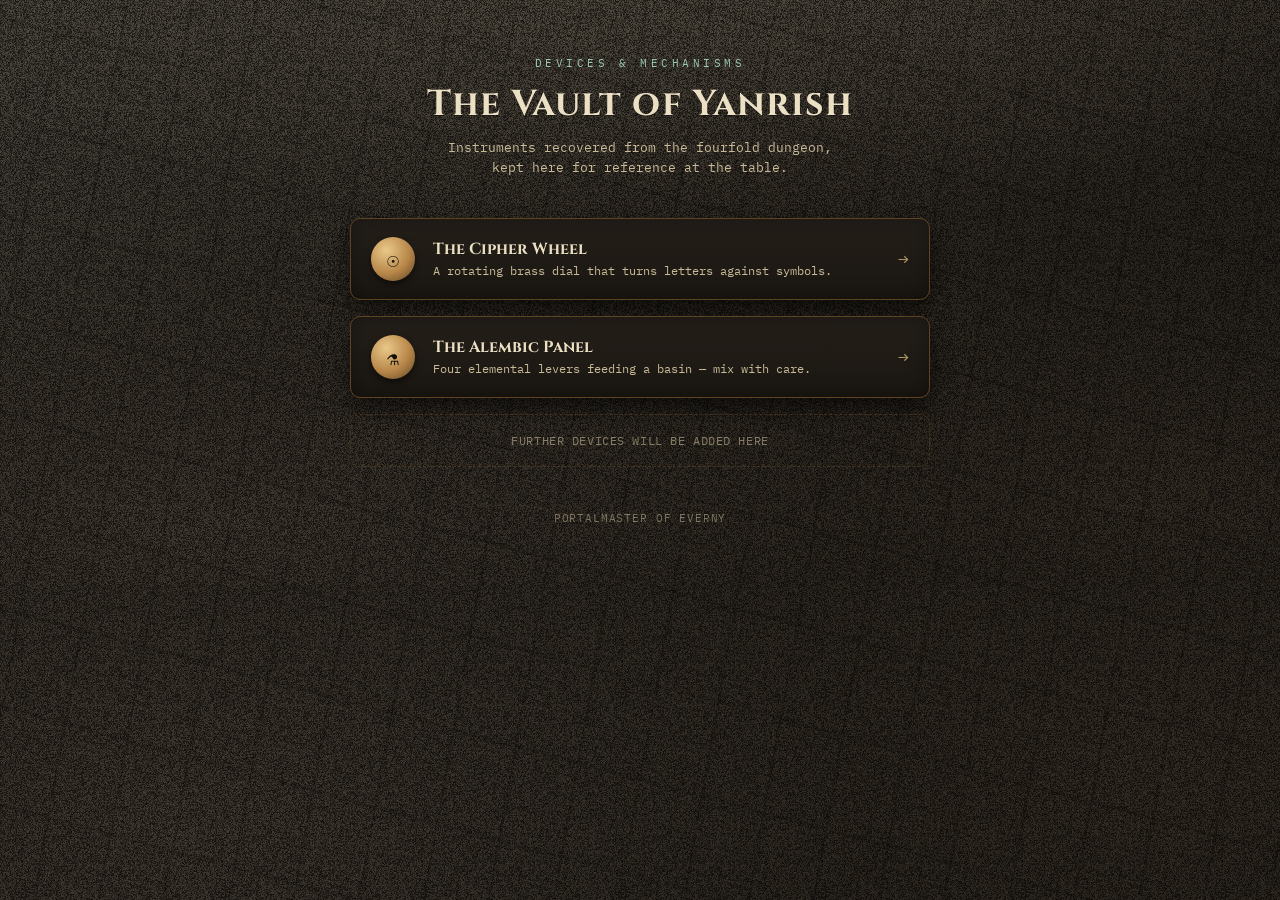
<file: index.html>
<!DOCTYPE html>
<html lang="en">
<head>
<meta charset="UTF-8">
<meta name="viewport" content="width=device-width, initial-scale=1.0, maximum-scale=1, user-scalable=no">
<title>The Vault of Yanrish</title>
<link rel="preconnect" href="https://fonts.googleapis.com">
<link href="https://fonts.googleapis.com/css2?family=Cinzel:wght@500;700&family=IBM+Plex+Mono:wght@400;500;600&display=swap" rel="stylesheet">
<style>
  :root{
    --ink-950:#120e0a;
    --ink-900:#1c1611;
    --ink-800:#2a2119;
    --brass:#b8874a;
    --brass-hi:#e9c988;
    --brass-lo:#5c4322;
    --parchment:#ece0c4;
    --parchment-dim:#c9bb99;
    --verdigris:#6f9c86;
    --verdigris-hi:#9cc7b1;
    --shadow:rgba(0,0,0,.55);
  }
  *{box-sizing:border-box;}
  html,body{
    margin:0; min-height:100%;
    background:
      radial-gradient(120% 90% at 50% -10%, #3a352d 0%, transparent 55%),
      radial-gradient(90% 70% at 15% 90%, #2c2721 0%, transparent 60%),
      radial-gradient(90% 70% at 90% 85%, #241f19 0%, transparent 60%),
      linear-gradient(155deg, #33302a 0%, #221e19 45%, #171410 100%);
    color:var(--parchment);
    font-family:'IBM Plex Mono', monospace;
    overflow-x:hidden;
    position:relative;
  }
  .stone-grain{
    position:fixed; inset:0; pointer-events:none; z-index:0;
    opacity:.6; mix-blend-mode:overlay; background-repeat:repeat;
  }
  html::after{
    content:"";
    position:fixed; inset:0; pointer-events:none; z-index:0;
    background:
      repeating-linear-gradient(100deg, rgba(0,0,0,0) 0px, rgba(0,0,0,0) 60px, rgba(0,0,0,.2) 61px, rgba(0,0,0,0) 64px),
      repeating-linear-gradient(15deg, rgba(0,0,0,0) 0px, rgba(0,0,0,0) 90px, rgba(0,0,0,.16) 91px, rgba(0,0,0,0) 95px);
  }

  .page{
    position:relative; z-index:1;
    max-width:620px; margin:0 auto;
    padding:56px 20px 60px;
    display:flex; flex-direction:column; align-items:center;
  }

  .eyebrow{
    font-size:11px; letter-spacing:.32em; text-transform:uppercase;
    color:var(--verdigris-hi); margin-bottom:10px;
  }
  h1{
    font-family:'Cinzel', serif; font-weight:700;
    font-size:clamp(28px, 6vw, 36px);
    letter-spacing:.03em; margin:0 0 10px;
    text-align:center;
    text-shadow:0 1px 0 rgba(0,0,0,.4);
  }
  .sub{
    font-size:13px; color:var(--parchment-dim);
    text-align:center; max-width:420px; line-height:1.55;
    margin:0 0 40px;
  }

  .shelf{
    width:100%;
    display:flex; flex-direction:column; gap:16px;
  }

  .device{
    display:flex; align-items:center; gap:18px;
    background:linear-gradient(180deg, #241f19, #1a1611);
    border:1px solid var(--brass-lo);
    border-radius:10px;
    padding:18px 20px;
    text-decoration:none;
    color:inherit;
    box-shadow:0 10px 20px var(--shadow), inset 0 0 20px rgba(0,0,0,.35);
    transition:border-color .18s ease, transform .12s ease, box-shadow .18s ease;
  }
  .device:hover{
    border-color:var(--brass);
    transform:translateY(-2px);
    box-shadow:0 14px 26px var(--shadow), 0 0 0 1px var(--brass-lo), inset 0 0 20px rgba(0,0,0,.35);
  }
  .device:active{ transform:translateY(0); }

  .device-icon{
    flex:0 0 auto;
    width:44px; height:44px;
    border-radius:50%;
    background:radial-gradient(circle at 35% 30%, var(--brass-hi), var(--brass) 55%, var(--brass-lo) 100%);
    display:flex; align-items:center; justify-content:center;
    font-size:20px;
    color:var(--ink-950);
    box-shadow:0 3px 6px rgba(0,0,0,.5);
  }

  .device-text{ flex:1 1 auto; min-width:0; }
  .device-title{
    font-family:'Cinzel', serif; font-weight:700; font-size:16px;
    color:var(--parchment); margin:0 0 3px;
  }
  .device-desc{
    font-size:12px; color:var(--parchment-dim); line-height:1.4; margin:0;
  }

  .device-arrow{
    flex:0 0 auto; color:var(--brass-hi); font-size:18px; opacity:.7;
  }

  .empty-slot{
    border:1px dashed var(--brass-lo);
    border-radius:10px;
    padding:18px 20px;
    text-align:center;
    font-size:11.5px;
    color:var(--parchment-dim);
    letter-spacing:.05em;
    text-transform:uppercase;
    opacity:.6;
  }

  footer{
    margin-top:44px;
    font-size:10.5px;
    color:var(--parchment-dim);
    opacity:.55;
    letter-spacing:.08em;
    text-transform:uppercase;
    text-align:center;
  }
</style>
</head>
<body>
<div class="stone-grain" id="stoneGrain"></div>
<div class="page">
  <div class="eyebrow">Devices &amp; Mechanisms</div>
  <h1>The Vault of Yanrish</h1>
  <p class="sub">Instruments recovered from the fourfold dungeon, kept here for reference at the table.</p>

  <div class="shelf" id="shelf"></div>

  <footer>Portalmaster of Everny</footer>
</div>

<script>
(function(){
  // Stone grain texture, generated on canvas for reliable cross-device rendering.
  const size = 200;
  const canvas = document.createElement('canvas');
  canvas.width = size; canvas.height = size;
  const c = canvas.getContext('2d');
  const img = c.createImageData(size, size);
  for(let i=0;i<img.data.length;i+=4){
    const v = Math.random()*255;
    img.data[i]=v; img.data[i+1]=v; img.data[i+2]=v; img.data[i+3]=255;
  }
  c.putImageData(img,0,0);
  const grain = document.getElementById('stoneGrain');
  grain.style.backgroundImage = `url(${canvas.toDataURL('image/png')})`;
  grain.style.backgroundSize = size+'px '+size+'px';
})();

(function(){
  // ---- Add new devices here as they're built. Each entry needs:
  //   title  — short name shown on the card
  //   desc   — one-line description
  //   href   — the filename of the page it links to
  //   icon   — a single glyph/emoji shown in the brass roundel
  const DEVICES = [
    {
      title: "The Cipher Wheel",
      desc: "A rotating brass dial that turns letters against symbols.",
      href: "cipher-wheel.html",
      icon: "&#9737;"
    },
    {
      title: "The Alembic Panel",
      desc: "Four elemental levers feeding a basin — mix with care.",
      href: "mixing-panel.html",
      icon: "&#9879;"
    }
    // {
    //   title: "New Device Name",
    //   desc: "A short description of what it does.",
    //   href: "new-device.html",
    //   icon: "&#9670;"
    // },
  ];

  const shelf = document.getElementById('shelf');

  DEVICES.forEach(d=>{
    const a = document.createElement('a');
    a.className = 'device';
    a.href = d.href;
    a.innerHTML = `
      <div class="device-icon">${d.icon}</div>
      <div class="device-text">
        <p class="device-title">${d.title}</p>
        <p class="device-desc">${d.desc}</p>
      </div>
      <div class="device-arrow">&#8594;</div>
    `;
    shelf.appendChild(a);
  });

  const empty = document.createElement('div');
  empty.className = 'empty-slot';
  empty.textContent = 'Further devices will be added here';
  shelf.appendChild(empty);
})();
</script>
</body>
</html>
</file>
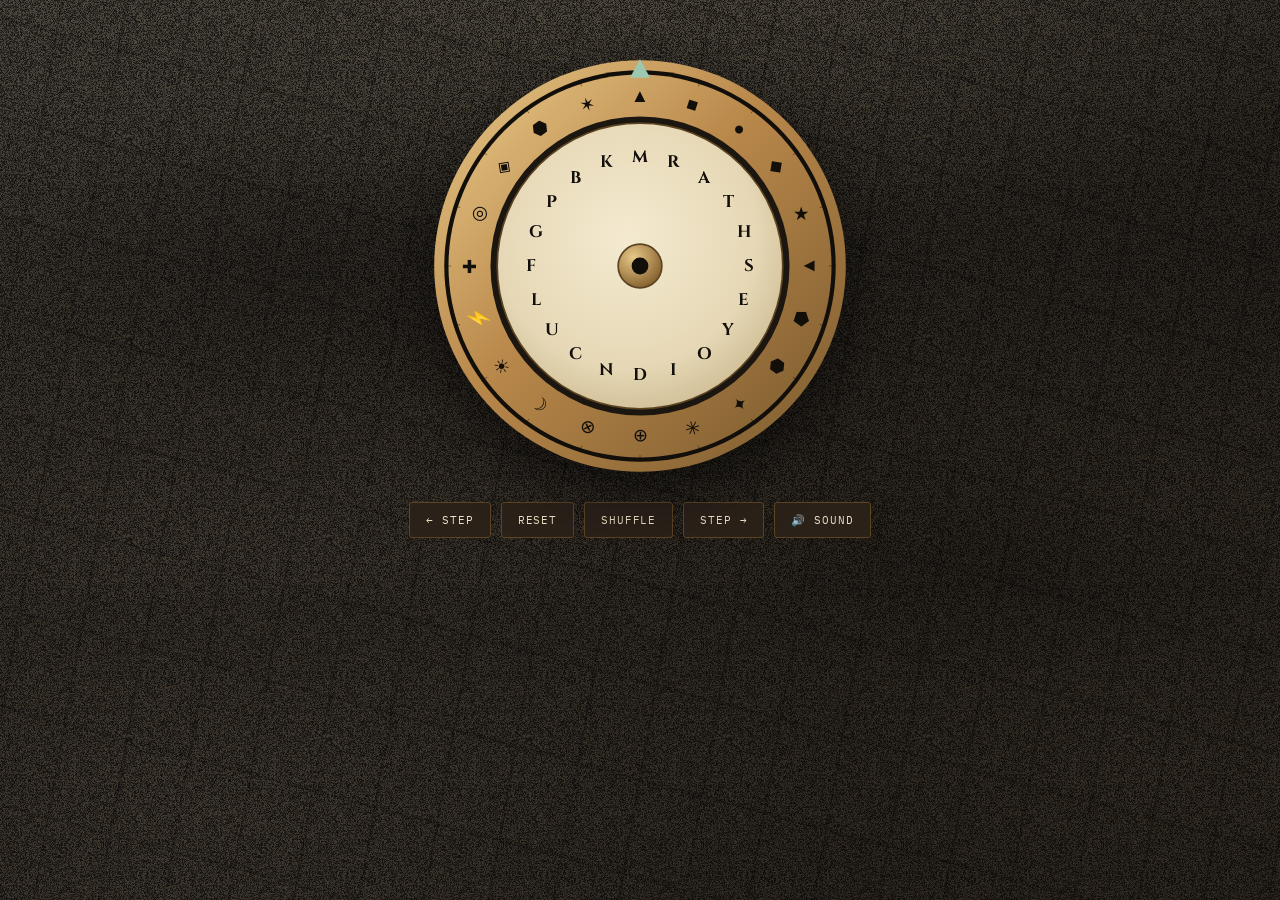
<file: cipher-wheel.html>
<!DOCTYPE html>
<html lang="en">
<head>
<meta charset="UTF-8">
<meta name="viewport" content="width=device-width, initial-scale=1.0, maximum-scale=1, user-scalable=no">
<title>Stone Dial</title>
<link rel="preconnect" href="https://fonts.googleapis.com">
<link href="https://fonts.googleapis.com/css2?family=Cinzel:wght@500;700&family=IBM+Plex+Mono:wght@400;500;600&display=swap" rel="stylesheet">
<style>
  :root{
    --ink-950:#120e0a;
    --ink-900:#1c1611;
    --ink-800:#2a2119;
    --brass:#b8874a;
    --brass-hi:#e9c988;
    --brass-lo:#5c4322;
    --parchment:#ece0c4;
    --parchment-dim:#c9bb99;
    --verdigris:#6f9c86;
    --verdigris-hi:#9cc7b1;
    --shadow:rgba(0,0,0,.55);
  }

  *{box-sizing:border-box;}

  html,body{
    margin:0;
    min-height:100%;
    background:
      radial-gradient(120% 90% at 50% -10%, #3a352d 0%, transparent 55%),
      radial-gradient(90% 70% at 15% 90%, #2c2721 0%, transparent 60%),
      radial-gradient(90% 70% at 90% 85%, #241f19 0%, transparent 60%),
      linear-gradient(155deg, #33302a 0%, #221e19 45%, #171410 100%);
    color:var(--parchment);
    font-family:'IBM Plex Mono', monospace;
    overflow-x:hidden;
    position:relative;
  }

  .stone-grain{
    position:fixed; inset:0; pointer-events:none; z-index:0;
    opacity:.65; mix-blend-mode:overlay;
    background-repeat:repeat;
  }

  html::after{
    content:"";
    position:fixed; inset:0; pointer-events:none; z-index:0;
    background:
      repeating-linear-gradient(100deg, rgba(0,0,0,0) 0px, rgba(0,0,0,0) 60px, rgba(0,0,0,.22) 61px, rgba(0,0,0,0) 64px),
      repeating-linear-gradient(15deg, rgba(0,0,0,0) 0px, rgba(0,0,0,0) 90px, rgba(0,0,0,.18) 91px, rgba(0,0,0,0) 95px),
      radial-gradient(38% 22% at 22% 30%, rgba(0,0,0,.16), transparent 70%),
      radial-gradient(30% 18% at 78% 62%, rgba(0,0,0,.14), transparent 70%);
  }

  .page{ position:relative; z-index:1; }

  .page{
    max-width:640px;
    margin:0 auto;
    padding:36px 20px 60px;
    display:flex;
    flex-direction:column;
    align-items:center;
  }

  .eyebrow{
    font-size:11px;
    letter-spacing:.32em;
    text-transform:uppercase;
    color:var(--verdigris-hi);
    margin-bottom:10px;
  }

  h1{
    font-family:'Cinzel', serif;
    font-weight:700;
    font-size:clamp(26px, 6vw, 34px);
    letter-spacing:.03em;
    margin:0 0 8px;
    color:var(--parchment);
    text-align:center;
    text-shadow:0 1px 0 rgba(0,0,0,.4);
  }

  .sub{
    font-size:13px;
    color:var(--parchment-dim);
    text-align:center;
    max-width:420px;
    line-height:1.55;
    margin:0 0 30px;
  }

  .wheel-wrap{
    position:relative;
    width:min(88vw, 420px);
    aspect-ratio:1;
    touch-action:none;
    user-select:none;
    -webkit-user-select:none;
  }

  svg{ width:100%; height:100%; display:block; overflow:visible; }

  .ring-shadow{ filter:drop-shadow(0 18px 30px var(--shadow)); }

  #outerGroup{ cursor:grab; }
  #outerGroup.dragging{ cursor:grabbing; }

  .tick{ stroke:var(--ink-950); stroke-width:1; opacity:.55; }
  .letter-glyph{
    font-family:'Cinzel', serif;
    font-weight:700;
    fill:var(--ink-950);
    text-anchor:middle;
    dominant-baseline:central;
  }
  .symbol-glyph{
    font-family:'IBM Plex Mono','Segoe UI Symbol', sans-serif;
    fill:var(--ink-950);
    text-anchor:middle;
    dominant-baseline:central;
    font-size:22px;
  }

  .index-mark{ fill:var(--verdigris-hi); }
  .hub-boss{ fill:url(#hubGrad); stroke:var(--brass-lo); stroke-width:2; }

  .controls{
    display:flex;
    gap:10px;
    margin-top:26px;
    flex-wrap:wrap;
    justify-content:center;
  }

  button{
    font-family:'IBM Plex Mono', monospace;
    font-size:11px;
    letter-spacing:.08em;
    text-transform:uppercase;
    background:var(--ink-800);
    color:var(--parchment);
    border:1px solid var(--brass-lo);
    padding:10px 16px;
    border-radius:3px;
    cursor:pointer;
    transition:border-color .15s ease, color .15s ease;
  }
  button:hover{ border-color:var(--brass); color:var(--brass-hi); }
  button:active{ transform:translateY(1px); }
  button:focus-visible{ outline:2px solid var(--verdigris-hi); outline-offset:2px; }

  @media (prefers-reduced-motion: reduce){
    #outerGroup{ transition:none !important; }
  }
</style>
</head>
<body>
<div class="stone-grain" id="stoneGrain"></div>
<div class="page">
  <div class="wheel-wrap ring-shadow" id="wheelWrap" style="margin-top:20px;">
    <svg viewBox="0 0 500 500" id="svg">
      <defs>
        <radialGradient id="parchGrad" cx="45%" cy="40%" r="65%">
          <stop offset="0%" stop-color="#f4ead0"/>
          <stop offset="70%" stop-color="#e6d8b6"/>
          <stop offset="100%" stop-color="#cdbb92"/>
        </radialGradient>
        <linearGradient id="brassGrad" x1="0%" y1="0%" x2="100%" y2="100%">
          <stop offset="0%" stop-color="#e9c988"/>
          <stop offset="45%" stop-color="#b8874a"/>
          <stop offset="100%" stop-color="#7a5a2e"/>
        </linearGradient>
        <radialGradient id="hubGrad" cx="35%" cy="30%" r="70%">
          <stop offset="0%" stop-color="#e9c988"/>
          <stop offset="100%" stop-color="#8a6633"/>
        </radialGradient>
      </defs>

      <!-- fixed base: brass bezel -->
      <circle cx="250" cy="250" r="245" fill="url(#brassGrad)" />
      <circle cx="250" cy="250" r="233" fill="var(--ink-950)" />

      <!-- rotating outer ring (symbols) -->
      <g id="outerGroup">
        <circle cx="250" cy="250" r="228" fill="url(#brassGrad)" />
        <circle cx="250" cy="250" r="178" fill="var(--ink-900)" />
        <g id="ticks"></g>
        <g id="symbols"></g>
      </g>

      <!-- fixed inner disc (letters) -->
      <circle cx="250" cy="250" r="170" fill="url(#parchGrad)" stroke="var(--brass-lo)" stroke-width="2"/>
      <g id="letters"></g>

      <!-- fixed center hub -->
      <circle class="hub-boss" cx="250" cy="250" r="26"/>
      <circle cx="250" cy="250" r="10" fill="var(--ink-950)"/>

      <!-- fixed index pointer at top, marks the reference position -->
      <polygon class="index-mark" points="250,4 262,26 238,26"/>
    </svg>
  </div>

  <div class="controls">
    <button id="left">&#8592; Step</button>
    <button id="reset">Reset</button>
    <button id="shuffle">Shuffle</button>
    <button id="right">Step &#8594;</button>
    <button id="soundToggle" aria-pressed="true">&#128266; Sound</button>
  </div>
</div>

<script>
(function(){
  // Build a tileable grain texture on a canvas — far more reliable across
  // browsers (especially iOS Safari) than an SVG feTurbulence data-URI.
  const size = 200;
  const canvas = document.createElement('canvas');
  canvas.width = size; canvas.height = size;
  const ctx = canvas.getContext('2d');
  const imgData = ctx.createImageData(size, size);
  for(let i = 0; i < imgData.data.length; i += 4){
    const v = Math.random() * 255;
    imgData.data[i] = v;
    imgData.data[i+1] = v;
    imgData.data[i+2] = v;
    imgData.data[i+3] = 255;
  }
  ctx.putImageData(imgData, 0, 0);
  const dataUrl = canvas.toDataURL('image/png');
  const grain = document.getElementById('stoneGrain');
  grain.style.backgroundImage = `url(${dataUrl})`;
  grain.style.backgroundSize = size + 'px ' + size + 'px';
})();
</script>
<script>
(function(){
  const ALPHABET = "MRATHSEYOIDNCULFGPBK".split('');
  const SYMBOLS = ['▲','■','●','◆','★','▼','⬟','⬢','✦','✳','⊕','⊗','☾','☀','⚡','✚','◎','◈','⬣','✶'];
  const N = ALPHABET.length;
  const STEP = 360 / N;
  const CX = 250, CY = 250;
  const SYMBOL_R = 203;
  const LETTER_R = 130;
  const TICK_R1 = 225, TICK_R2 = 233;

  const outerGroup = document.getElementById('outerGroup');
  const ticksG = document.getElementById('ticks');
  const lettersG = document.getElementById('letters');
  const symbolsG = document.getElementById('symbols');
  const wheelWrap = document.getElementById('wheelWrap');

  function toXY(angleDeg, r){
    const a = (angleDeg - 90) * Math.PI / 180;
    return [CX + r * Math.cos(a), CY + r * Math.sin(a)];
  }

  // Build ticks
  for(let i=0;i<N;i++){
    const angle = i*STEP;
    const [x1,y1] = toXY(angle, TICK_R1);
    const [x2,y2] = toXY(angle, TICK_R2);
    const line = document.createElementNS('http://www.w3.org/2000/svg','line');
    line.setAttribute('x1',x1); line.setAttribute('y1',y1);
    line.setAttribute('x2',x2); line.setAttribute('y2',y2);
    line.setAttribute('class','tick');
    ticksG.appendChild(line);
  }

  // Build symbols (rotate with the ring)
  for(let j=0;j<N;j++){
    const angle = j*STEP;
    const [x,y] = toXY(angle, SYMBOL_R);
    const t = document.createElementNS('http://www.w3.org/2000/svg','text');
    t.setAttribute('x',x); t.setAttribute('y',y);
    t.setAttribute('class','symbol-glyph');
    t.setAttribute('transform', `rotate(${angle} ${x} ${y})`);
    t.textContent = SYMBOLS[j];
    symbolsG.appendChild(t);
  }

  // Build letters (fixed, do not rotate, always upright)
  for(let i=0;i<N;i++){
    const angle = i*STEP;
    const [x,y] = toXY(angle, LETTER_R);
    const t = document.createElementNS('http://www.w3.org/2000/svg','text');
    t.setAttribute('x',x); t.setAttribute('y',y);
    t.setAttribute('class','letter-glyph');
    t.setAttribute('font-size', 20);
    t.textContent = ALPHABET[i];
    lettersG.appendChild(t);
  }

  // ---- Stone grinding sound engine (Web Audio, synthesized — no audio files) ----
  let audioCtx = null;
  let noiseGain = null;
  let noiseFilter = null;
  let soundEnabled = true;
  const soundBtn = document.getElementById('soundToggle');

  function makeNoiseBuffer(ctx, seconds){
    const buf = ctx.createBuffer(1, ctx.sampleRate * seconds, ctx.sampleRate);
    const data = buf.getChannelData(0);
    for(let i=0;i<data.length;i++) data[i] = Math.random()*2 - 1;
    return buf;
  }

  function ensureAudio(){
    if(!soundEnabled) return;
    if(!audioCtx){
      audioCtx = new (window.AudioContext || window.webkitAudioContext)();
      const src = audioCtx.createBufferSource();
      src.buffer = makeNoiseBuffer(audioCtx, 2);
      src.loop = true;

      noiseFilter = audioCtx.createBiquadFilter();
      noiseFilter.type = 'bandpass';
      noiseFilter.frequency.value = 300;
      noiseFilter.Q.value = 0.7;

      noiseGain = audioCtx.createGain();
      noiseGain.gain.value = 0;

      src.connect(noiseFilter).connect(noiseGain).connect(audioCtx.destination);
      src.start(0);
    }
    if(audioCtx.state === 'suspended') audioCtx.resume();
  }

  function updateGrindSound(speed){
    if(!soundEnabled || !noiseGain) return;
    const now = audioCtx.currentTime;
    const clamped = Math.min(speed, 14);
    const targetGain = Math.min(0.22, 0.03 + clamped * 0.014);
    const targetFreq = 220 + clamped * 55 + (Math.random()*40 - 20);
    noiseGain.gain.setTargetAtTime(targetGain, now, 0.04);
    noiseFilter.frequency.setTargetAtTime(targetFreq, now, 0.06);
  }

  function stopGrindSound(){
    if(!soundEnabled || !noiseGain || !audioCtx) return;
    noiseGain.gain.setTargetAtTime(0, audioCtx.currentTime, 0.18);
  }

  function playThunk(){
    if(!soundEnabled || !audioCtx) return;
    const dur = 0.18;
    const buf = makeNoiseBuffer(audioCtx, dur);
    const src = audioCtx.createBufferSource();
    src.buffer = buf;
    const filt = audioCtx.createBiquadFilter();
    filt.type = 'lowpass';
    filt.frequency.value = 220;
    const g = audioCtx.createGain();
    const now = audioCtx.currentTime;
    g.gain.setValueAtTime(0.35, now);
    g.gain.exponentialRampToValueAtTime(0.001, now + dur);
    src.connect(filt).connect(g).connect(audioCtx.destination);
    src.start(now);
    src.stop(now + dur);
  }

  soundBtn.addEventListener('click', ()=>{
    soundEnabled = !soundEnabled;
    soundBtn.textContent = (soundEnabled ? '\u{1F50A} Sound' : '\u{1F507} Muted');
    soundBtn.setAttribute('aria-pressed', String(soundEnabled));
    if(!soundEnabled && noiseGain && audioCtx) noiseGain.gain.setTargetAtTime(0, audioCtx.currentTime, 0.05);
  });
  // ---- end sound engine ----


  let dragging = false;
  let lastAngle = 0;

  function applyRotation(r, animate){
    outerGroup.style.transition = animate ? 'transform .5s cubic-bezier(.2,1.4,.4,1)' : 'none';
    outerGroup.setAttribute('transform', `rotate(${r} ${CX} ${CY})`);
  }

  function pointerAngle(evt){
    const rect = wheelWrap.getBoundingClientRect();
    const cx = rect.left + rect.width/2;
    const cy = rect.top + rect.height/2;
    const dx = evt.clientX - cx;
    const dy = evt.clientY - cy;
    return Math.atan2(dy,dx) * 180/Math.PI;
  }

  function currentShift(){
    let s = Math.round(rotation / STEP) % N;
    if(s<0) s += N;
    return s;
  }

  function snapTo(shift, animate){
    rotation = shift * STEP;
    applyRotation(rotation, animate);
  }

  function onDown(evt){
    dragging = true;
    outerGroup.classList.add('dragging');
    lastAngle = pointerAngle(evt);
    outerGroup.style.transition = 'none';
    ensureAudio();
    evt.preventDefault();
  }

  function onMove(evt){
    if(!dragging) return;
    const a = pointerAngle(evt);
    let delta = a - lastAngle;
    if(delta > 180) delta -= 360;
    if(delta < -180) delta += 360;
    rotation += delta;
    lastAngle = a;
    applyRotation(rotation, false);
    updateGrindSound(Math.abs(delta));
  }

  function onUp(){
    if(!dragging) return;
    dragging = false;
    outerGroup.classList.remove('dragging');
    stopGrindSound();
    const shift = Math.round(rotation / STEP);
    snapTo(((shift % N) + N) % N, true);
    setTimeout(playThunk, 480);
  }

  wheelWrap.addEventListener('pointerdown', onDown);
  window.addEventListener('pointermove', onMove);
  window.addEventListener('pointerup', onUp);
  window.addEventListener('pointercancel', onUp);

  document.getElementById('left').addEventListener('click', ()=>{
    ensureAudio(); updateGrindSound(6); stopGrindSound(); setTimeout(playThunk, 480);
    const shift = ((currentShift() - 1) % N + N) % N;
    snapTo(shift, true);
  });
  document.getElementById('right').addEventListener('click', ()=>{
    ensureAudio(); updateGrindSound(6); stopGrindSound(); setTimeout(playThunk, 480);
    const shift = (currentShift() + 1) % N;
    snapTo(shift, true);
  });
  document.getElementById('reset').addEventListener('click', ()=>{
    ensureAudio(); updateGrindSound(6); stopGrindSound(); setTimeout(playThunk, 480);
    snapTo(0, true);
  });
  document.getElementById('shuffle').addEventListener('click', ()=>{
    ensureAudio(); updateGrindSound(10); stopGrindSound(); setTimeout(playThunk, 480);
    const shift = Math.floor(Math.random()*N);
    snapTo(shift, true);
  });

  // init
  snapTo(0, false);
})();
</script>
</body>
</html>
</file>
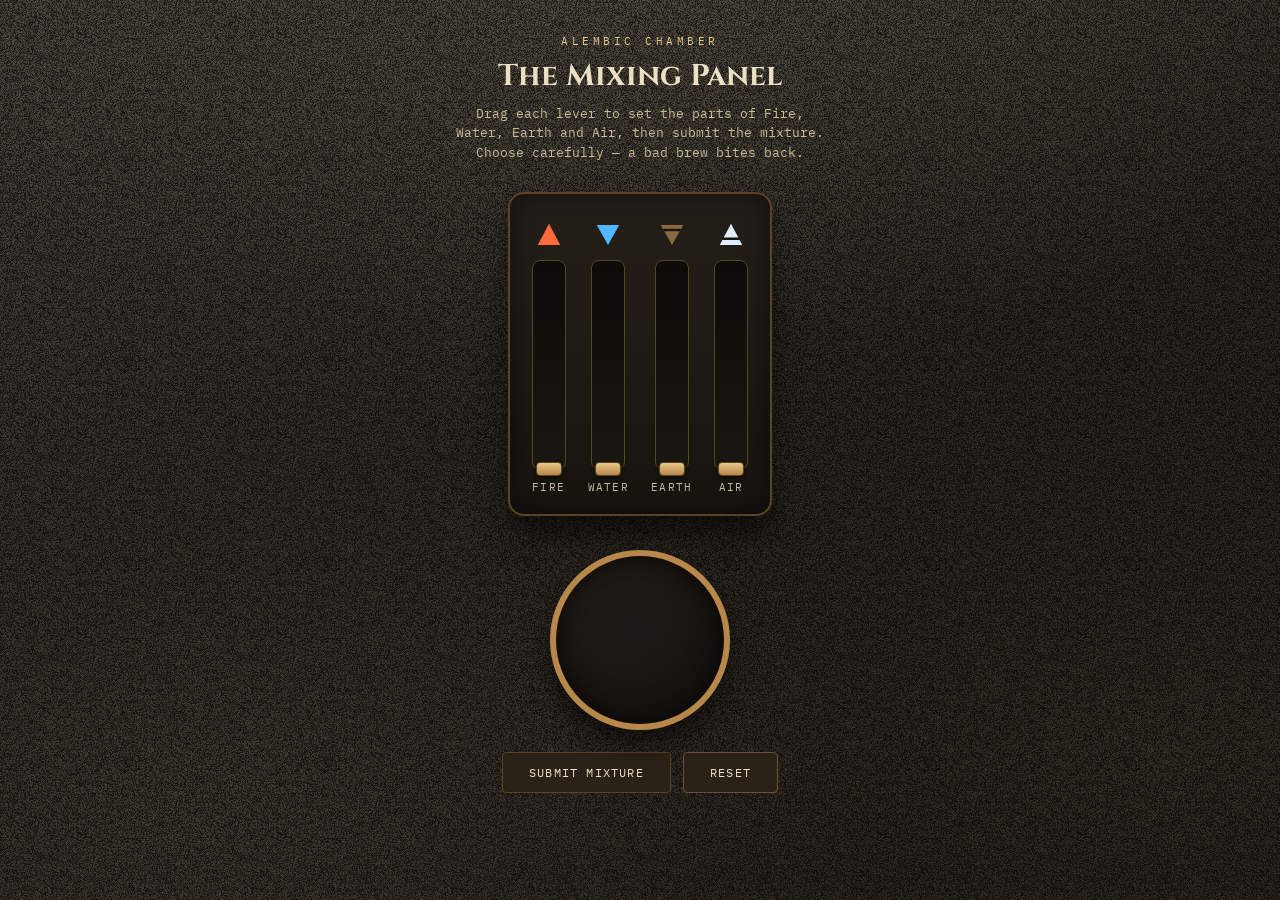
<file: mixing-panel.html>
<!DOCTYPE html>
<html lang="en">
<head>
<meta charset="UTF-8">
<meta name="viewport" content="width=device-width, initial-scale=1.0, maximum-scale=1, user-scalable=no">
<title>Alembic Panel</title>
<link rel="preconnect" href="https://fonts.googleapis.com">
<link href="https://fonts.googleapis.com/css2?family=Cinzel:wght@500;700&family=IBM+Plex+Mono:wght@400;500;600&display=swap" rel="stylesheet">
<style>
  :root{
    --ink-950:#120e0a;
    --ink-900:#1c1611;
    --ink-800:#2a2119;
    --brass:#b8874a;
    --brass-hi:#e9c988;
    --brass-lo:#5c4322;
    --parchment:#ece0c4;
    --parchment-dim:#c9bb99;
    --fire:#ff6a3d;
    --water:#4fb8ff;
    --earth:#8a6b3f;
    --air:#dfeeff;
    --shadow:rgba(0,0,0,.55);
  }
  *{box-sizing:border-box;}
  html,body{
    margin:0; min-height:100%;
    background:
      radial-gradient(120% 90% at 50% -10%, #3a352d 0%, transparent 55%),
      radial-gradient(90% 70% at 15% 90%, #2c2721 0%, transparent 60%),
      radial-gradient(90% 70% at 90% 85%, #241f19 0%, transparent 60%),
      linear-gradient(155deg, #33302a 0%, #221e19 45%, #171410 100%);
    color:var(--parchment);
    font-family:'IBM Plex Mono', monospace;
    overflow-x:hidden;
    position:relative;
  }
  .stone-grain{ position:fixed; inset:0; pointer-events:none; z-index:0; opacity:.6; mix-blend-mode:overlay; background-repeat:repeat; }
  .page{ position:relative; z-index:1; max-width:600px; margin:0 auto; padding:34px 20px 60px; display:flex; flex-direction:column; align-items:center; }

  .eyebrow{ font-size:11px; letter-spacing:.32em; text-transform:uppercase; color:var(--brass-hi); margin-bottom:8px; }
  h1{ font-family:'Cinzel', serif; font-weight:700; font-size:clamp(24px,6vw,30px); margin:0 0 8px; text-align:center; }
  .sub{ font-size:12.5px; color:var(--parchment-dim); text-align:center; max-width:380px; line-height:1.55; margin:0 0 30px; }

  .rig{
    display:flex; align-items:flex-end; justify-content:center; gap:22px;
    background:linear-gradient(180deg, #241f19, #17140f);
    border:2px solid var(--brass-lo);
    border-radius:16px;
    padding:26px 22px 20px;
    box-shadow:0 18px 30px var(--shadow), inset 0 0 30px rgba(0,0,0,.5);
  }

  .lever{ display:flex; flex-direction:column; align-items:center; gap:10px; }
  .lever-icon{ width:30px; height:30px; }
  .track{
    position:relative;
    width:34px; height:210px;
    background:linear-gradient(180deg, #0d0b08, #1a1611);
    border:1px solid var(--brass-lo);
    border-radius:8px;
    touch-action:none;
    cursor:grab;
  }
  .track.dragging{ cursor:grabbing; }
  .notch{
    position:absolute; left:4px; right:4px; height:1px;
    background:rgba(184,135,74,.35);
  }
  .fill{
    position:absolute; left:3px; right:3px; bottom:3px;
    border-radius:5px;
    transition:height .12s ease;
  }
  .bead{
    position:absolute; left:50%; width:26px; height:14px;
    transform:translate(-50%,50%);
    background:linear-gradient(180deg, var(--brass-hi), var(--brass));
    border:1px solid var(--brass-lo);
    border-radius:4px;
    box-shadow:0 2px 4px rgba(0,0,0,.5);
  }
  .lever-label{ font-size:10.5px; letter-spacing:.12em; text-transform:uppercase; color:var(--parchment-dim); }

  .basin-wrap{ margin-top:34px; display:flex; flex-direction:column; align-items:center; }
  .basin{
    width:180px; height:180px; border-radius:50%;
    background:radial-gradient(circle at 40% 35%, #2a2119, #14100c 70%);
    border:6px solid var(--brass);
    box-shadow:0 14px 26px var(--shadow), inset 0 0 30px rgba(0,0,0,.6);
    position:relative;
    overflow:hidden;
  }
  .brew{
    position:absolute; inset:8px; border-radius:50%;
    filter:blur(2px) saturate(1.1);
    transition:background 0.4s ease, box-shadow .4s ease;
  }
  .bubble{
    position:absolute; bottom:-10px; border-radius:50%;
    background:rgba(255,255,255,.35);
    animation:rise linear infinite;
  }
  @keyframes rise{
    0%{ transform:translateY(0) scale(1); opacity:.7; }
    100%{ transform:translateY(-170px) scale(.4); opacity:0; }
  }
  .status{
    margin-top:16px; font-size:13px;
    text-align:center; min-height:16px; opacity:0; transition:opacity .4s ease;
    letter-spacing:.03em; max-width:320px; line-height:1.5;
  }
  .status.show{ opacity:1; }
  .status.success{ color:var(--brass-hi); }
  .status.fail{ color:#a8d98a; }

  .btn-row{ margin-top:22px; display:flex; gap:12px; }

  #submitBtn, #resetBtn{
    font-family:'IBM Plex Mono', monospace;
    font-size:12px;
    letter-spacing:.1em;
    text-transform:uppercase;
    background:var(--ink-800);
    color:var(--parchment);
    border:1px solid var(--brass-lo);
    padding:12px 26px;
    border-radius:4px;
    cursor:pointer;
    transition:border-color .15s ease, color .15s ease, opacity .15s ease;
  }
  #submitBtn:hover, #resetBtn:hover{ border-color:var(--brass); color:var(--brass-hi); }
  #submitBtn:active, #resetBtn:active{ transform:translateY(1px); }
  #submitBtn:disabled{
    opacity:.35;
    cursor:not-allowed;
    border-color:var(--brass-lo);
    color:var(--parchment-dim);
  }
  #submitBtn:disabled:hover{ border-color:var(--brass-lo); color:var(--parchment-dim); }
  #resetBtn{ border-color:#6f5233; }

  @media (prefers-reduced-motion: reduce){ .bubble{ animation:none; } }
</style>
</head>
<body>
<div class="stone-grain" id="stoneGrain"></div>
<div class="page">
  <div class="eyebrow">Alembic Chamber</div>
  <h1>The Mixing Panel</h1>
  <p class="sub">Drag each lever to set the parts of Fire, Water, Earth and Air, then submit the mixture. Choose carefully — a bad brew bites back.</p>

  <div class="rig" id="rig">
    <div class="lever" data-el="fire">
      <svg class="lever-icon" viewBox="0 0 24 24"><polygon points="12,3 21,20 3,20" fill="#ff6a3d"/></svg>
      <div class="track" data-el="fire"><div class="fill" id="fillfire" style="background:var(--fire)"></div><div class="bead" id="beadfire"></div></div>
      <div class="lever-label">Fire</div>
    </div>
    <div class="lever" data-el="water">
      <svg class="lever-icon" viewBox="0 0 24 24"><polygon points="12,20 3,4 21,4" fill="#4fb8ff"/></svg>
      <div class="track" data-el="water"><div class="fill" id="fillwater" style="background:var(--water)"></div><div class="bead" id="beadwater"></div></div>
      <div class="lever-label">Water</div>
    </div>
    <div class="lever" data-el="earth">
      <svg class="lever-icon" viewBox="0 0 24 24">
        <polygon points="12,20 3,4 21,4" fill="#8a6b3f"/>
        <line x1="5" y1="8" x2="19" y2="8" stroke="#17140f" stroke-width="2"/>
      </svg>
      <div class="track" data-el="earth"><div class="fill" id="fillearth" style="background:var(--earth)"></div><div class="bead" id="beadearth"></div></div>
      <div class="lever-label">Earth</div>
    </div>
    <div class="lever" data-el="air">
      <svg class="lever-icon" viewBox="0 0 24 24">
        <polygon points="12,3 21,20 3,20" fill="#dfeeff"/>
        <line x1="5" y1="15" x2="19" y2="15" stroke="#17140f" stroke-width="2"/>
      </svg>
      <div class="track" data-el="air"><div class="fill" id="fillair" style="background:var(--air)"></div><div class="bead" id="beadair"></div></div>
      <div class="lever-label">Air</div>
    </div>
  </div>

  <div class="basin-wrap">
    <div class="basin"><div class="brew" id="brew"></div><div id="bubbles"></div></div>
    <div class="btn-row">
      <button id="submitBtn">Submit Mixture</button>
      <button id="resetBtn">Reset</button>
    </div>
    <div class="status" id="status"></div>
  </div>
</div>

<script>
(function(){
  const size = 200;
  const canvas = document.createElement('canvas');
  canvas.width = size; canvas.height = size;
  const c = canvas.getContext('2d');
  const img = c.createImageData(size, size);
  for(let i=0;i<img.data.length;i+=4){
    const v = Math.random()*255;
    img.data[i]=v; img.data[i+1]=v; img.data[i+2]=v; img.data[i+3]=255;
  }
  c.putImageData(img,0,0);
  const grain = document.getElementById('stoneGrain');
  grain.style.backgroundImage = `url(${canvas.toDataURL('image/png')})`;
  grain.style.backgroundSize = size+'px '+size+'px';
})();

(function(){
  const ELEMENTS = ['fire','water','earth','air'];
  const COLORS = { fire:[255,106,61], water:[79,184,255], earth:[138,107,63], air:[223,238,255] };
  // Placeholder answer, matching the fresco clue described in the room text.
  // Change these four numbers to re-key the puzzle for a different clue.
  const TARGET = { fire:3, water:0, earth:2, air:1 };
  const MAX = 6; // notches per lever, 0..6

  const values = { fire:0, water:0, earth:0, air:0 };

  let audioCtx = null;
  function ensureAudio(){
    if(!audioCtx) audioCtx = new (window.AudioContext || window.webkitAudioContext)();
    if(audioCtx.state === 'suspended') audioCtx.resume();
  }
  function click(){
    ensureAudio();
    const o = audioCtx.createOscillator();
    const g = audioCtx.createGain();
    o.type = 'square'; o.frequency.value = 520;
    g.gain.setValueAtTime(0.06, audioCtx.currentTime);
    g.gain.exponentialRampToValueAtTime(0.001, audioCtx.currentTime + 0.05);
    o.connect(g).connect(audioCtx.destination);
    o.start(); o.stop(audioCtx.currentTime + 0.05);
  }
  function successChime(){
    ensureAudio();
    const notes = [523.25, 659.25, 783.99, 1046.5];
    notes.forEach((f,i)=>{
      const o = audioCtx.createOscillator();
      const g = audioCtx.createGain();
      o.type = 'sine'; o.frequency.value = f;
      const t = audioCtx.currentTime + i*0.11;
      g.gain.setValueAtTime(0, t);
      g.gain.linearRampToValueAtTime(0.12, t+0.02);
      g.gain.exponentialRampToValueAtTime(0.001, t+0.9);
      o.connect(g).connect(audioCtx.destination);
      o.start(t); o.stop(t+0.9);
    });
  }
  function failHiss(){
    ensureAudio();
    const dur = 0.5;
    const buf = audioCtx.createBuffer(1, audioCtx.sampleRate*dur, audioCtx.sampleRate);
    const data = buf.getChannelData(0);
    for(let i=0;i<data.length;i++) data[i] = Math.random()*2-1;
    const src = audioCtx.createBufferSource();
    src.buffer = buf;
    const filt = audioCtx.createBiquadFilter();
    filt.type = 'highpass'; filt.frequency.value = 1800;
    const g = audioCtx.createGain();
    const t = audioCtx.currentTime;
    g.gain.setValueAtTime(0.28, t);
    g.gain.exponentialRampToValueAtTime(0.001, t+dur);
    src.connect(filt).connect(g).connect(audioCtx.destination);
    src.start(t); src.stop(t+dur);

    const o = audioCtx.createOscillator();
    const g2 = audioCtx.createGain();
    o.type = 'sawtooth'; o.frequency.setValueAtTime(140, t);
    o.frequency.exponentialRampToValueAtTime(70, t+dur);
    g2.gain.setValueAtTime(0.09, t);
    g2.gain.exponentialRampToValueAtTime(0.001, t+dur);
    o.connect(g2).connect(audioCtx.destination);
    o.start(t); o.stop(t+dur);
  }
  function rollPoisonDamage(){
    const a = 1 + Math.floor(Math.random()*6);
    const b = 1 + Math.floor(Math.random()*6);
    return { a, b, total: a+b };
  }

  const renders = {};

  function setupTrack(el){
    const track = document.querySelector(`.track[data-el="${el}"]`);
    const fill = document.getElementById('fill'+el);
    const bead = document.getElementById('bead'+el);
    let dragging = false;

    function render(){
      const v = values[el];
      const pct = v / MAX;
      fill.style.height = (pct*100) + '%';
      bead.style.bottom = (pct*100) + '%';
    }
    renders[el] = render;

    function setFromClientY(clientY){
      if(submitBtn.disabled) return;
      const rect = track.getBoundingClientRect();
      let pct = 1 - (clientY - rect.top) / rect.height;
      pct = Math.max(0, Math.min(1, pct));
      const v = Math.round(pct * MAX);
      if(v !== values[el]){
        values[el] = v;
        click();
        render();
        updateBasin();
      }
    }

    track.addEventListener('pointerdown', (e)=>{
      if(submitBtn.disabled) return;
      dragging = true;
      track.classList.add('dragging');
      ensureAudio();
      setFromClientY(e.clientY);
      e.preventDefault();
    });
    window.addEventListener('pointermove', (e)=>{
      if(!dragging) return;
      setFromClientY(e.clientY);
    });
    window.addEventListener('pointerup', ()=>{
      dragging = false;
      track.classList.remove('dragging');
    });

    render();
  }

  const submitBtn = document.getElementById('submitBtn');
  ELEMENTS.forEach(setupTrack);

  const brew = document.getElementById('brew');
  const bubblesWrap = document.getElementById('bubbles');
  const status = document.getElementById('status');
  let solved = false;

  function updateBasin(){
    const total = ELEMENTS.reduce((s,e)=>s+values[e],0);
    let r=20,g=20,b=20;
    if(total > 0){
      r = ELEMENTS.reduce((s,e)=>s + COLORS[e][0]*values[e], 0) / total;
      g = ELEMENTS.reduce((s,e)=>s + COLORS[e][1]*values[e], 0) / total;
      b = ELEMENTS.reduce((s,e)=>s + COLORS[e][2]*values[e], 0) / total;
    }

    // Purely aesthetic: reflects what's currently in the basin, not correctness.
    brew.style.background = `radial-gradient(circle at 45% 40%, rgba(${r|0},${g|0},${b|0},0.65), rgba(${r|0},${g|0},${b|0},0.15) 70%)`;
    brew.style.boxShadow = `0 0 20px rgba(${r|0},${g|0},${b|0},0.25)`;

    // bubble density scales gently with total parts
    bubblesWrap.innerHTML = '';
    const count = 4 + total;
    for(let i=0;i<count;i++){
      const b2 = document.createElement('div');
      b2.className = 'bubble';
      const s = 4 + Math.random()*8;
      b2.style.width = s+'px'; b2.style.height = s+'px';
      b2.style.left = (10 + Math.random()*80) + '%';
      b2.style.animationDuration = (3 + Math.random()*3) + 's';
      b2.style.animationDelay = (Math.random()*3) + 's';
      bubblesWrap.appendChild(b2);
    }
  }

  function submitMixture(){
    ensureAudio();
    const total = ELEMENTS.reduce((s,e)=>s+values[e],0);
    const isMatch = ELEMENTS.every(e => values[e] === TARGET[e]) && total > 0;

    status.classList.remove('success','fail');
    submitBtn.disabled = true;

    if(isMatch){
      solved = true;
      successChime();
      brew.style.background = `radial-gradient(circle at 45% 40%, rgba(255,238,190,0.9), rgba(233,201,136,0.3) 70%)`;
      brew.style.boxShadow = `0 0 60px rgba(255,225,160,0.85)`;
      status.textContent = 'The mixture stabilizes with a soft golden light.';
      status.classList.add('success','show');
    } else {
      solved = false;
      failHiss();
      const roll = rollPoisonDamage();
      brew.style.background = `radial-gradient(circle at 45% 40%, rgba(120,200,90,0.75), rgba(60,90,40,0.25) 70%)`;
      brew.style.boxShadow = `0 0 40px rgba(120,200,90,0.6)`;
      status.textContent = `The mixture curdles and hisses — a plume of caustic vapor bursts free. Poison damage: ${roll.a} + ${roll.b} = ${roll.total}.`;
      status.classList.add('fail','show');
    }
  }

  function resetMixture(){
    ELEMENTS.forEach(e=>{
      values[e] = 0;
      renders[e]();
    });
    status.textContent = '';
    status.classList.remove('show','success','fail');
    solved = false;
    submitBtn.disabled = false;
    updateBasin();
  }

  submitBtn.addEventListener('click', submitMixture);
  document.getElementById('resetBtn').addEventListener('click', resetMixture);

  updateBasin();
})();
</script>
</body>
</html>
</file>
